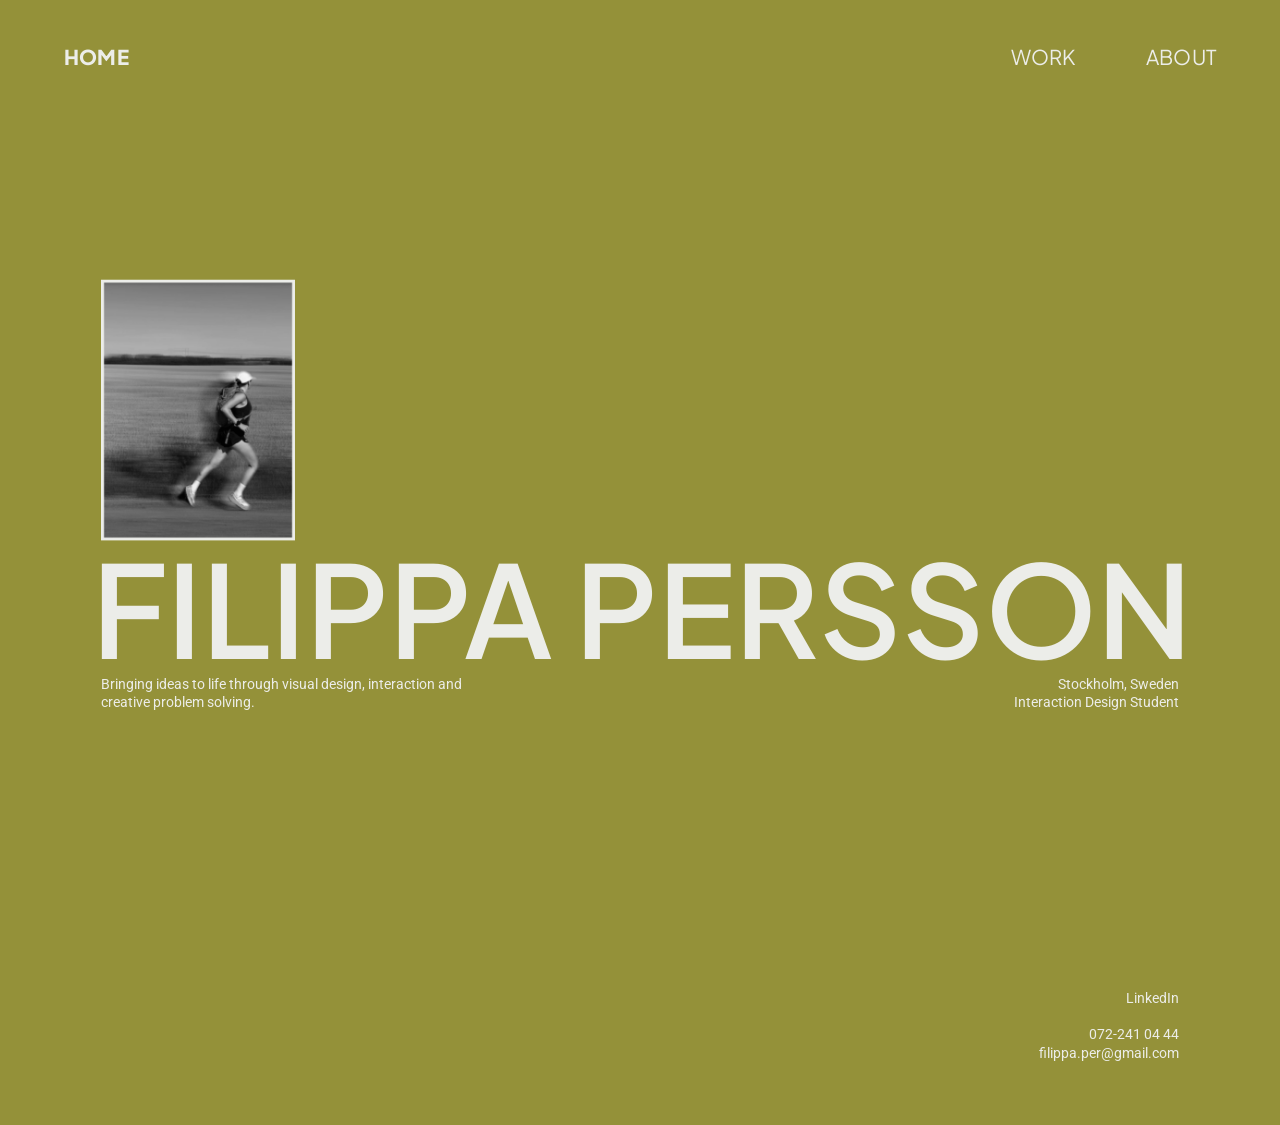
<file: index.html>
<!DOCTYPE html>
<html lang="sv">
<head>
<meta name="theme-color" content="#949139">
<meta charset="UTF-8">
<meta name="viewport" content="width=device-width, initial-scale=1">
<title>Filippa Persson</title>
<link rel="preconnect" href="https://fonts.googleapis.com">
<link rel="preconnect" href="https://fonts.gstatic.com" crossorigin>
<link href="https://fonts.googleapis.com/css2?family=Plus+Jakarta+Sans:wght@500;600;700;800&family=Roboto:wght@300;400;500&display=swap" rel="stylesheet">
<link rel="stylesheet" href="style.css">
<style>
  :root { --nav-color: #ECEDE9; }

  /* Navbaren (layout, vikt, aktiv länk) styrs av style.css och är lika på alla sidor. */


  /* =====================================================================
     FÄRGER OCH TYPSNITT
     ===================================================================== */
  :root {
    --bg: #949139;
    --text: #ECEDE9;
    --heading-font: "Plus Jakarta Sans", sans-serif;
    --body-font: "Roboto", sans-serif;
    --content-left: 7.9vw;   /* vänster/höger marginal för innehållet */
    --hero-pad: max(var(--content-left), calc((100vw - 140vh) / 2));
  }

  /* ---------- Global typografi ---------- */
  html, body {
    margin: 0;
    background: var(--bg);
    color: var(--text);
    font-family: var(--body-font);
    font-weight: 400;
  }

  /* ---------- Hero ---------- */
  .hero {
    position: relative;
    min-height: 100vh;
    min-height: 100dvh;
    display: flex;
    flex-direction: column;
    justify-content: center;
    padding: 18vh var(--hero-pad) 8vh;
    margin-bottom: 25vh;
  }

  .hero__photo-wrap {
    width: 25vw;            /* startvärde, justeras av scriptet */
    overflow: hidden;
  }

  .hero__photo {
    display: block;
    width: 100%;            /* justeras av scriptet */
    max-width: none;
    height: auto;
  }

  .hero__name {
    margin: 1.4vh 0 0;
    font-family: var(--heading-font);
    font-weight: 600;
    font-size: 10vw;            /* startvärde, justeras av scriptet */
    line-height: 0.85;
    text-transform: uppercase;
    white-space: nowrap;
    letter-spacing: 0;
    color: var(--text);
  }

  .hero__meta {
    display: flex;
    justify-content: space-between;
    align-items: flex-start;
    gap: 2rem;
    margin-top: 1.4vh;
    font-family: var(--body-font);
    font-weight: 400;
    font-size: clamp(0.7rem, 1.1vw, 1.05rem);
    line-height: 1.3;
  }

  .hero__meta p { margin: 0; }
  .hero__meta p:last-child { text-align: right; }

  /* ---------- Kontakt ---------- */
  .hero__contact {
    position: absolute;
    right: var(--hero-pad);
    bottom: -18vh;
    text-align: right;
    font-family: var(--body-font);
    font-weight: 400;
    font-size: clamp(0.7rem, 1.1vw, 1.05rem);
    line-height: 1.3;
  }

  .hero__contact p { margin: 0; }
  .hero__contact p + p { margin-top: 1.3em; }

  .hero__contact a {
    color: inherit;
    text-decoration: none;
    transition: opacity 0.2s;
  }

  .hero__contact a:hover { opacity: 0.6; }

  /* Rubrikerna "Phone" och "Mail" visas bara på mobil */
  .contact__label { display: none; }


  /* ---------- Telefonnummer: klick kopierar numret ---------- */
  .phone { position: relative; display: inline-block; }

  .phone__btn {
    padding: 0;
    border: 0;
    background: none;
    color: inherit;
    font: inherit;
    cursor: pointer;
    transition: opacity 0.2s;
  }

  .phone__btn:hover { opacity: 0.6; }

  .phone__btn:focus-visible {
    outline: 2px solid var(--text);
    outline-offset: 4px;
  }

  /* Feedback som visas en kort stund efter kopiering */
  .phone__toast {
    position: absolute;
    right: 0;
    bottom: calc(100% + 0.6em);
    z-index: 5;
    padding: 0.45em 1em;
    background: var(--text);
    color: #000;
    text-align: left;
    white-space: nowrap;
    box-shadow: 0 4px 14px rgba(0, 0, 0, 0.18);
    opacity: 0;
    transform: translateY(4px);
    pointer-events: none;
    transition: opacity 0.2s, transform 0.2s;
  }

  .phone__toast.is-visible {
    opacity: 1;
    transform: translateY(0);
  }

  /* ---------- Mobil ----------
     Bild + namn + beskrivning nära mitten av första skärmen,
     kontakten ligger under skärmkanten och syns när man scrollar. */
  @media (max-width: 600px) {
    .hero {
      justify-content: flex-start;
      min-height: 0;
      padding-top: 36vh;       /* var 32vh, högre tal = innehållet längre ner */
      padding-bottom: 12vh;
      margin-bottom: 0;
    }

    /* Bara beskrivningen visas; "Stockholm, Sweden..." döljs */
    .hero__meta { flex-direction: column; gap: 0; }
    .hero__meta p:first-child { font-size: clamp(0.62rem, 2.6vw, 1rem); }
    .hero__meta p:last-child { display: none; }

    /* Kontaktblocket: långt ner (utanför första skärmen), högerjusterat */
    .hero__contact {
      position: static;
      align-self: flex-end;
      margin-top: 45vh;        /* högre tal = längre ner, mer scroll */
      padding-top: 0;
      text-align: right;
      font-size: clamp(0.8rem, 3.3vw, 1.15rem);
    }

    .hero__contact br { display: none; }
    .hero__contact a,
    .phone__btn { font-weight: 500; }

    .contact__label {
      display: block;
      font-weight: 300;
    }
    .contact__label--mail { margin-top: 1.3em; }

    .phone__toast { right: 0; }
  }

</style>
</head>
<body>

  <nav class="nav" aria-label="Huvudmeny">
    <a href="index.html" aria-current="page">Home</a>
    <div class="nav__right">
      <a href="work.html">Work</a>
      <a href="about.html">About</a>
    </div>
  </nav>

  <header class="hero" id="home">
    <div class="hero__photo-wrap">
      <img
        class="hero__photo"
        src="Springer.png"
        alt="Filippa Persson"
        decoding="async"
        fetchpriority="high"
      >
    </div>

    <h1 class="hero__name" id="heroName">Filippa Persson</h1>

    <div class="hero__meta">
      <p>Bringing ideas to life through visual design, interaction and<br>creative problem solving.</p>
      <p>Stockholm, Sweden<br>Interaction Design Student</p>
    </div>

    <address class="hero__contact" style="font-style: normal;">
      <p><a href="https://www.linkedin.com/in/persson-filippa" target="_blank" rel="noopener">LinkedIn</a></p>
      <p>
        <span class="contact__label">Phone</span>
        <span class="phone">
          <button class="phone__btn" id="phoneBtn" type="button" title="Klicka för att kopiera" aria-label="Kopiera telefonnumret 072-241 04 44">072-241 04 44</button>
          <span class="phone__toast" id="phoneToast" role="status" aria-live="polite">Telefonnumret kopierades</span>
        </span><br>
        <span class="contact__label contact__label--mail">Mail</span>
        <a href="mailto:filippa.per@gmail.com">filippa.per@gmail.com</a>
      </p>
    </address>
  </header>


  <script>
    const nameEl  = document.getElementById('heroName');
    const photoEl = document.querySelector('.hero__photo');
    const wrapEl  = document.querySelector('.hero__photo-wrap');
    const hero    = document.querySelector('.hero');
    const ctx     = document.createElement('canvas').getContext('2d');

    let frame = null;

    // Söker av en nedskalad kopia (max 300 px) i stället för hela bilden,
    // så att det går på millisekunder även med en stor PNG.
    function findFrame() {
      const nw = photoEl.naturalWidth, nh = photoEl.naturalHeight;
      if (!nw || !nh) return;
      try {
        const sc = Math.min(1, 300 / Math.max(nw, nh));
        const w = Math.max(1, Math.round(nw * sc)), h = Math.max(1, Math.round(nh * sc));
        const c = document.createElement('canvas');
        c.width = w; c.height = h;
        const g = c.getContext('2d', { willReadFrequently: true });
        g.drawImage(photoEl, 0, 0, w, h);
        const d = g.getImageData(0, 0, w, h).data;
        let x0 = w, y0 = h, x1 = -1, y1 = -1;
        for (let y = 0; y < h; y++) {
          for (let x = 0; x < w; x++) {
            if (d[(y * w + x) * 4 + 3] > 20) {
              if (x < x0) x0 = x;
              if (x > x1) x1 = x;
              if (y < y0) y0 = y;
              if (y > y1) y1 = y;
            }
          }
        }
        if (x1 >= x0 && y1 >= y0) {
          frame = { x: x0 / sc, y: y0 / sc, w: (x1 - x0 + 1) / sc, h: (y1 - y0 + 1) / sc };
        }
      } catch (e) {
        frame = null;
      }
    }

    function inkOf(text) {
      const m = ctx.measureText(text);
      return { left: m.actualBoundingBoxLeft, right: m.actualBoundingBoxRight,
               width: m.actualBoundingBoxLeft + m.actualBoundingBoxRight };
    }

    function layoutPhoto(targetW) {
      const nw = photoEl.naturalWidth, nh = photoEl.naturalHeight;
      if (!nw || !nh) { wrapEl.style.width = targetW + 'px'; return; }
      const f = frame || { x: 0, y: 0, w: nw, h: nh };
      const k = targetW / f.w;
      photoEl.style.width      = (nw * k) + 'px';
      photoEl.style.marginLeft = (-f.x * k) + 'px';
      photoEl.style.marginTop  = (-f.y * k) + 'px';
      wrapEl.style.width  = targetW + 'px';
      wrapEl.style.height = (f.h * k) + 'px';
    }

    function fitName() {
      const cs = getComputedStyle(hero);
      const avail = hero.clientWidth - parseFloat(cs.paddingLeft) - parseFloat(cs.paddingRight);

      const size = 200;
      ctx.font = `600 ${size}px "Plus Jakarta Sans", sans-serif`;

      const full  = inkOf(nameEl.textContent.trim().toUpperCase());
      const scale = avail / full.width;
      nameEl.style.fontSize = (size * scale) + 'px';
      nameEl.style.marginLeft = (full.left * scale) + 'px';

      layoutPhoto(inkOf('FILI').width * scale);
    }

    function onPhoto() { findFrame(); fitName(); }

    document.fonts.load('600 100px "Plus Jakarta Sans"').then(fitName);
    document.fonts.ready.then(fitName);
    if (photoEl.complete && photoEl.naturalWidth) onPhoto(); else photoEl.addEventListener('load', onPhoto, { once: true });
    window.addEventListener('resize', fitName);
    fitName();
  </script>

  <script>
    // Klick på telefonnumret kopierar det och visar en kort bekräftelse
    (function () {
      const btn   = document.getElementById('phoneBtn');
      const toast = document.getElementById('phoneToast');
      if (!btn || !toast) return;
      const number = btn.textContent.trim();
      let timer;

      function fallbackCopy(text) {
        const ta = document.createElement('textarea');
        ta.value = text;
        ta.setAttribute('readonly', '');
        ta.style.position = 'fixed';
        ta.style.opacity = '0';
        document.body.appendChild(ta);
        ta.select();
        let ok = false;
        try { ok = document.execCommand('copy'); } catch (e) {}
        document.body.removeChild(ta);
        return ok;
      }

      function show(msg) {
        toast.textContent = msg;
        toast.classList.add('is-visible');
        clearTimeout(timer);
        timer = setTimeout(() => toast.classList.remove('is-visible'), 2000);
      }

      btn.addEventListener('click', async () => {
        let ok = false;
        try {
          await navigator.clipboard.writeText(number);
          ok = true;
        } catch (e) {
          ok = fallbackCopy(number);
        }
        show(ok ? 'Telefonnumret kopierades' : 'Kunde inte kopiera, markera numret manuellt');
      });
    })();
  </script>

  <script src="cursor.js"></script>

</body>
</html>
</file>
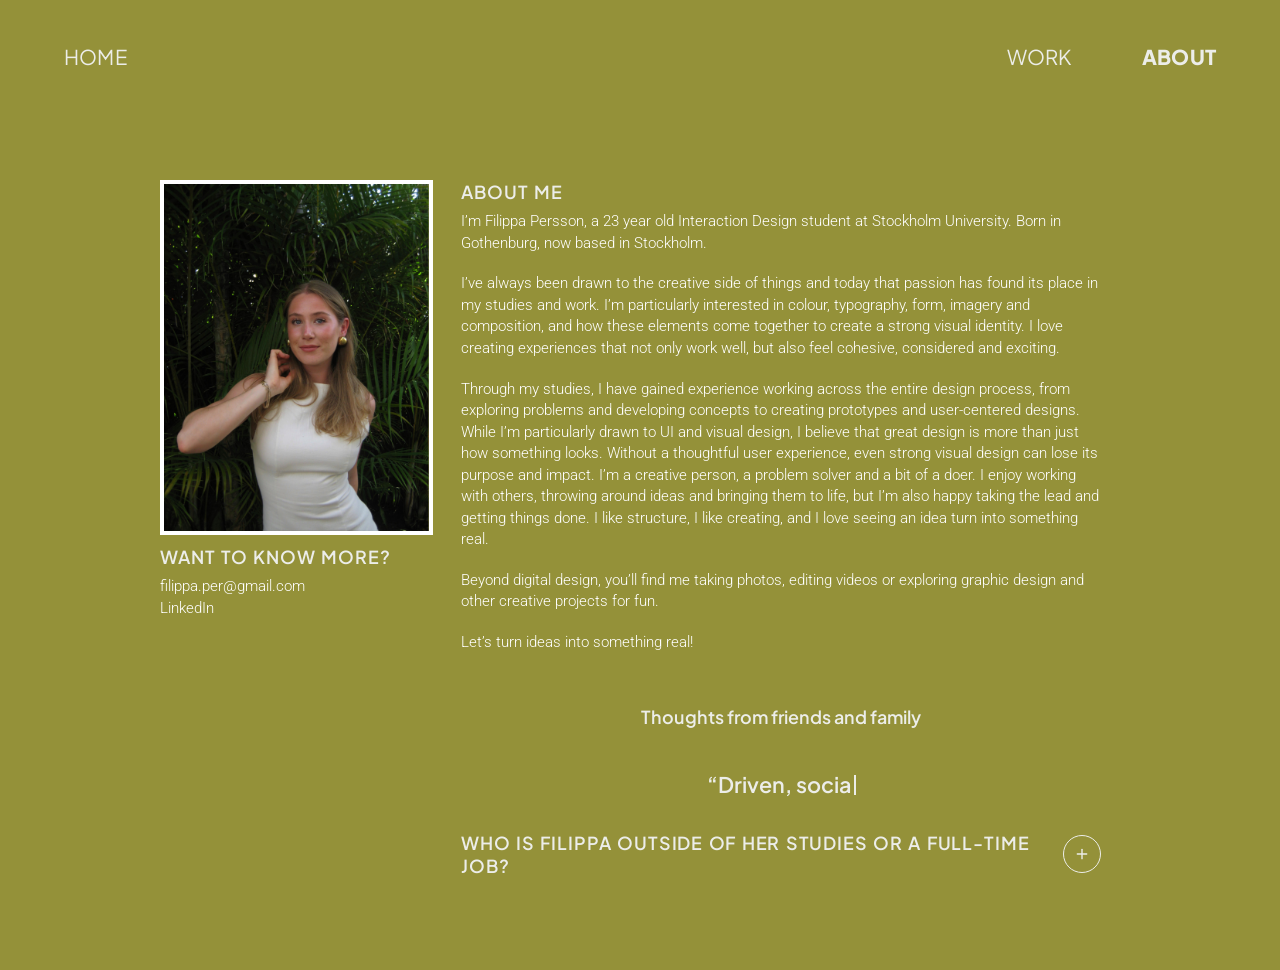
<file: about.html>
<!DOCTYPE html>
<html lang="sv">

<head>
  <meta charset="UTF-8">
  <meta name="viewport" content="width=device-width, initial-scale=1">
  <meta name="theme-color" content="#949139">

  <title>About – Filippa Persson</title>


  <!-- Google Fonts -->
  <link rel="preconnect" href="https://fonts.googleapis.com">
  <link rel="preconnect" href="https://fonts.gstatic.com" crossorigin>

  <link
    href="https://fonts.googleapis.com/css2?family=Cormorant+Garamond:ital,wght@0,300..700;1,300..700&family=Lora:ital,wght@1,600&family=Plus+Jakarta+Sans:ital,wght@0,200..800;1,200..800&family=Roboto:ital,wght@0,300;0,400;0,500;1,300;1,500&display=swap"
    rel="stylesheet"
  >

  <link rel="stylesheet" href="style.css">

  <style>
  :root { --nav-color: #ECEDE9; }

  /* Navbaren (layout, vikt, aktiv länk) styrs av style.css och är lika på alla sidor. */

    :root {
      --bg: #949139;                      /* bakgrund (grön) */
      --heading: #ECEDE9;                 /* About me + Want to know more? */
      --about-text: #ffffff;              /* brödtext */
      --frame: #ffffff;                   /* ram runt bilden */
      --heading-font: var(--sans-heavy);  /* Plus Jakarta Sans, definieras i style.css */
      --heading-weight: 600;              /* vikt på rubrikerna (var 600) */
    }

    body {
      background: var(--bg);
    }

    /* =========================
       LAYOUT
       Vänster: bild + Contact. Höger: About me-texten.
    ========================= */

    .about {
      display: grid;
      grid-template-columns: minmax(0, 0.415fr) minmax(0, 1fr);
      grid-template-rows: auto 1fr;
      grid-template-areas:
        "photo   text"
        "contact text";
      column-gap: 2.9%;
      align-items: start;

      width: min(75vw, 68.75rem);
      margin: 0 auto;
      padding: 20vh 0 10vh;

      font-family: "Roboto", "Helvetica Neue", Arial, sans-serif;
    }

    /* =========================
       BILD
    ========================= */

    /* Ramen sitter på wrappern och följer därmed själva fotot:
       scriptet längst ner beskär bort ev. genomskinlig kant i PNG-filen. */
    .about__photo-wrap {
      grid-area: photo;
      position: relative;
      width: 100%;
      aspect-ratio: 256 / 332;
      border: 4px solid var(--frame);   /* vit ram, stroke 4 */
      background: rgba(255, 255, 255, 0.14);   /* platshållare medan bilden hämtas */
      overflow: hidden;

      /* ---- Justera beskärningen av fotot i ramen ----
         --photo-x : 0 = visa vänsterkanten, 50 = mitten, 100 = högerkanten
         --photo-y : 0 = visa överkanten,   50 = mitten, 100 = nederkanten
         --photo-zoom : 1 = fyller ramen precis, 1.2 = 20 % inzoomad osv. */
      --photo-x: 50;
      --photo-y: 50;
      --photo-zoom: 1;
    }

    .about__photo {
      position: absolute;
      top: 0;
      left: 0;
      display: block;
      max-width: none;
      width: 100%;
      height: 100%;
      object-fit: cover;                /* fyller ramen direkt, utan att vänta på script */
      object-position: calc(var(--photo-x) * 1%) calc(var(--photo-y) * 1%);
    }

    /* =========================
       CONTACT ("Want to know more?")
       Rubriken = samma stil som "About me".
       Länkarna = samma stil som brödtexten.
    ========================= */

    .about__contact {
      grid-area: contact;
      margin-top: 0.65rem;              /* var 0.8rem, en aning närmare bilden */
    }

    .about__contact-title {
      text-transform: uppercase;
      letter-spacing: 0.05em;   /* luft mellan bokstäverna i versaler */
      word-spacing: 0.08em;     /* luft mellan orden så att de inte smälter ihop */
      margin: 0 0 0.5rem;
      color: var(--heading);
      font-family: var(--heading-font);
      font-weight: var(--heading-weight);
      font-size: clamp(1.05rem, 1.4vw, 1.3rem);
      line-height: 1.3;
    }

    .about__contact a {
      display: block;
      width: max-content;
      max-width: 100%;
      color: var(--about-text);
      font-family: "Roboto", "Helvetica Neue", Arial, sans-serif;
      font-weight: 300;
      font-size: clamp(0.95rem, 1.2vw, 1.15rem);
      line-height: 1.4;
      text-decoration: none;
      transition: opacity .2s ease;
    }

    .about__contact a:hover,
    .about__contact a:focus-visible {
      opacity: .55;
    }

    .about__contact a:focus-visible {
      outline: 2px solid var(--heading);
      outline-offset: 3px;
    }

    /* =========================
       TEXT
    ========================= */

    .about__text {
      grid-area: text;
    }

    .about__heading {
      text-transform: uppercase;
      letter-spacing: 0.05em;   /* luft mellan bokstäverna i versaler */
      word-spacing: 0.08em;     /* luft mellan orden så att de inte smälter ihop */
      margin: 0 0 0.5rem;
      color: var(--heading);
      font-family: var(--heading-font);
      font-weight: var(--heading-weight);
      font-size: clamp(1.05rem, 1.4vw, 1.3rem);
      line-height: 1.3;
    }

    .about__text p {
      margin: 0 0 1.25em;
      max-width: 40rem;
      color: var(--about-text);
      font-weight: 300;
      font-size: clamp(0.95rem, 1.2vw, 1.15rem);
      line-height: 1.4;
    }

    /* =========================
       "WHO IS FILIPPA OUTSIDE ...": rubrik med knapp, texten fälls ner
    ========================= */

    .about__more {
      margin-top: 2.6rem;
      max-width: 40rem;
      border-top: 1px solid rgba(236, 237, 233, 0.45);
    }

    a.about__more { text-decoration: none; }

    .about__more-toggle {
      text-transform: uppercase;
      letter-spacing: 0.05em;   /* luft mellan bokstäverna i versaler */
      word-spacing: 0.08em;     /* luft mellan orden så att de inte smälter ihop */
      display: flex;
      justify-content: space-between;
      align-items: center;
      gap: 1.2rem;
      width: 100%;
      margin: 0;
      padding: 1.1rem 0 0.2rem;
      border: 0;
      background: none;
      color: var(--heading);
      font-family: var(--heading-font);
      font-weight: var(--heading-weight);
      font-size: clamp(1.05rem, 1.4vw, 1.3rem);
      line-height: 1.3;
      text-align: left;
      cursor: pointer;
    }

    .about__more-toggle:focus-visible {
      outline: 2px solid var(--heading);
      outline-offset: 4px;
    }

    /* Plus i en cirkel som blir ett kryss när texten är öppen */
    .about__more-icon {
      flex: none;
      display: grid;
      place-items: center;
      width: 2.4rem;
      height: 2.4rem;
      border: 1.5px solid var(--heading);
      border-radius: 50%;
      transition: background .2s ease, color .2s ease, transform .3s ease;
    }

    .about__more-icon svg {
      width: 14px;
      height: 14px;
      fill: none;
      stroke: currentColor;
      stroke-width: 2.4;
      stroke-linecap: round;
    }

    .about__more-toggle:hover .about__more-icon {
      background: var(--heading);
      color: var(--bg);
    }

    /* =========================
       CITAT: "Thoughts from friends and family" (skrivmaskin, tempot "Lugn")
    ========================= */

    .quotes {
      max-width: 40rem;            /* samma bredd som brödtexten, innehållet centreras i den */
      margin: 3.2rem 0 0;
      text-align: center;
    }

    .quotes__title {
      margin: 0 0 clamp(1.2rem, 3vw, 1.8rem);
      color: var(--heading);
      font-family: var(--heading-font);
      font-weight: var(--heading-weight);
      font-size: clamp(1.05rem, 1.4vw, 1.3rem);
      line-height: 1.3;
    }

    /* Alla citat ligger osynliga i samma ruta, så att höjden alltid räcker till det längsta
       och sidan inte hoppar när texten skrivs ut och suddas. */
    .quotes__stage {
      display: grid;
      justify-items: center;
      align-items: center;
      margin: 0 auto;
      cursor: pointer;
    }

    .quotes__stage > * { grid-area: 1 / 1; }

    /* .about__text framför: annars vinner brödtextens stil för p-element över citatets */
    .about__text .quotes__q,
    .about__text .quotes__ghost {
      margin: 0;
      max-width: none;
      color: var(--heading);
      font-family: var(--heading-font);
      font-weight: var(--heading-weight);
      font-size: clamp(1.05rem, 1.7vw, 1.35rem);
      line-height: 1.3;
    }

    .about__text .quotes__ghost { visibility: hidden; }

    .quotes__q::after {
      content: "";
      display: inline-block;
      width: 2px;
      height: .9em;
      margin-left: 3px;
      vertical-align: -.08em;
      background: var(--heading);
      animation: quotes-blink 1.1s steps(1) infinite;
    }

    @keyframes quotes-blink { 50% { opacity: 0; } }

    .quotes__stage:focus-visible {
      outline: 2px solid var(--heading);
      outline-offset: 8px;
    }

    .sr-only {
      position: absolute;
      width: 1px;
      height: 1px;
      overflow: hidden;
      clip: rect(0 0 0 0);
      white-space: nowrap;
    }

    @media (prefers-reduced-motion: reduce) { .quotes__q::after { animation: none; } }

    /* =========================
       HALVSKÄRM / SURFPLATTA
    ========================= */

    @media (max-width: 900px) {
      .about {
        width: 84vw;
      }
    }

    /* =========================
       HALVSKÄRM: bilden till höger, texten radbryter runt den
       och börjar på samma höjd som bildens överkant
    ========================= */

    @media (min-width: 520px) and (max-width: 900px) {
      .about {
        display: block;            /* släpper griden så texten kan flyta runt bilden */
        width: 84vw;
        padding: 16vh 0 8vh;
      }

      .about__photo-wrap {
        float: right;
        width: 40%;                /* bildens bredd, justera här */
        margin: 0 0 1.5rem 2rem;   /* luft mot texten (vänster) och under bilden */
      }

      .about__text p {
        max-width: none;           /* låt texten fylla hela bredden bredvid bilden */
      }

      .about__contact {
        clear: both;               /* Contact hamnar alltid under både text och bild */
        margin-top: 2rem;
      }
    }

    /* =========================
       MOBIL: bild, text, sist Contact
    ========================= */

    @media (max-width: 519px) {
      .about {
        grid-template-columns: 1fr;
        grid-template-rows: none;
        grid-template-areas:
          "photo"
          "text"
          "contact";
        row-gap: 2rem;
        width: 88vw;
        padding: 16vh 0 8vh;
      }

      .about__photo-wrap {
        width: min(100%, 22rem);
      }

      .about__contact {
        margin-top: 0;
      }
    }

    @media (prefers-reduced-motion: reduce) {
      .about__contact a,
      .about__more-icon { transition: none; }
    }
  </style>
</head>

<body>

  <!-- =========================
       NAVIGATION
  ========================= -->

  <nav class="nav" aria-label="Huvudmeny">
    <a href="index.html">Home</a>

    <div class="nav__right">
      <a href="work.html">Work</a>
      <a href="about.html" aria-current="page">About</a>
    </div>
  </nav>


  <!-- =========================
       ABOUT
  ========================= -->

  <main class="about">

    <div class="about__photo-wrap">
      <img
        class="about__photo"
        src="Portratt.png"
        alt="Porträtt av Filippa Persson"
      >
    </div>

    <section class="about__text">
      <h1 class="about__heading">About me</h1>

      <p>
        I’m Filippa Persson, a 23 year old Interaction Design student at
        Stockholm University. Born in Gothenburg, now based in Stockholm.
      </p>

      <p>
        I’ve always been drawn to the creative side of things and today
        that passion has found its place in my studies and work. I’m
        particularly interested in colour, typography, form, imagery
        and composition, and how these elements come together to create
        a strong visual identity. I love creating experiences that not
        only work well, but also feel cohesive, considered and exciting.
      </p>

      <p>
        Through my studies, I have gained experience working across the
        entire design process, from exploring problems and developing
        concepts to creating prototypes and user-centered designs. While
        I’m particularly drawn to UI and visual design, I believe that
        great design is more than just how something looks. Without a
        thoughtful user experience, even strong visual design can lose
        its purpose and impact. I’m a creative person, a problem solver
        and a bit of a doer. I enjoy working with others, throwing around
        ideas and bringing them to life, but I’m also happy taking the
        lead and getting things done. I like structure, I like creating,
        and I love seeing an idea turn into something real.
      </p>

      <p>
        Beyond digital design, you’ll find me taking photos, editing
        videos or exploring graphic design and other creative projects
        for fun.
      </p>

      <p>
        Let’s turn ideas into something real!
      </p>

  <section class="quotes" aria-labelledby="quotesTitle">
    <h2 class="quotes__title" id="quotesTitle">Thoughts from friends and family</h2>
    <div class="quotes__stage" id="quotesStage" role="button" tabindex="0" aria-label="Visa nästa citat">
      <p class="quotes__q" id="quotesQ" aria-hidden="true"></p>
    </div>
    <span class="sr-only" id="quotesSr" aria-live="polite"></span>
  </section>

      <a class="about__more about__more-toggle" href="outside.html">
        <span>Who is Filippa outside of her studies or a full-time job?</span>
        <span class="about__more-icon" aria-hidden="true">
          <svg viewBox="0 0 24 24"><line x1="12" y1="4" x2="12" y2="20"></line><line x1="4" y1="12" x2="20" y2="12"></line></svg>
        </span>
      </a>
    </section>

    <aside class="about__contact">
      <h2 class="about__contact-title">Want to know more?</h2>
      <a href="mailto:filippa.per@gmail.com">filippa.per@gmail.com</a>
      <a href="https://www.linkedin.com/in/persson-filippa" target="_blank" rel="noopener">LinkedIn</a>
    </aside>

  </main>


  <script>
    // Fyller ramen med själva fotot (utan genomskinlig kant i PNG-filen),
    // beskuret till ramens proportioner (256:332), centrerat.
    const wrapEl  = document.querySelector('.about__photo-wrap');
    const photoEl = document.querySelector('.about__photo');
    let frame = null;   // fotots område i bilden (i originalpixlar)

    // Söker av en nedskalad kopia (max 300 px) i stället för hela bilden,
    // så att beräkningen går på millisekunder även med en stor PNG.
    function findFrame() {
      const nw = photoEl.naturalWidth, nh = photoEl.naturalHeight;
      if (!nw || !nh) return;
      try {
        const s = Math.min(1, 300 / Math.max(nw, nh));
        const w = Math.max(1, Math.round(nw * s)), h = Math.max(1, Math.round(nh * s));
        const c = document.createElement('canvas');
        c.width = w; c.height = h;
        const g = c.getContext('2d', { willReadFrequently: true });
        g.drawImage(photoEl, 0, 0, w, h);
        const d = g.getImageData(0, 0, w, h).data;
        let x0 = w, y0 = h, x1 = -1, y1 = -1;
        for (let y = 0; y < h; y++) {
          for (let x = 0; x < w; x++) {
            if (d[(y * w + x) * 4 + 3] > 20) {
              if (x < x0) x0 = x;
              if (x > x1) x1 = x;
              if (y < y0) y0 = y;
              if (y > y1) y1 = y;
            }
          }
        }
        if (x1 >= x0 && y1 >= y0) {
          frame = {
            x: x0 / s, y: y0 / s,
            w: (x1 - x0 + 1) / s, h: (y1 - y0 + 1) / s
          };
        }
      } catch (e) {
        frame = null;   // t.ex. om sidan öppnas direkt som fil: visa hela bilden
      }
    }

    function layoutPhoto() {
      const nw = photoEl.naturalWidth, nh = photoEl.naturalHeight;
      if (!nw || !nh) return;
      const cs   = getComputedStyle(wrapEl);
      const px   = (parseFloat(cs.getPropertyValue('--photo-x')) || 50) / 100;
      const py   = (parseFloat(cs.getPropertyValue('--photo-y')) || 50) / 100;
      const zoom = Math.max(1, parseFloat(cs.getPropertyValue('--photo-zoom')) || 1);

      // Har bilden ingen tom kant och ingen zoom räcker CSS (object-fit: cover):
      // då hoppar ingenting till när scriptet körts.
      const m = 0.012;
      const hasMargin = frame && (frame.x > nw * m || frame.y > nh * m ||
                                  nw - (frame.x + frame.w) > nw * m ||
                                  nh - (frame.y + frame.h) > nh * m);
      if (!hasMargin && zoom === 1) {
        photoEl.style.width = photoEl.style.height = '';
        photoEl.style.left = photoEl.style.top = '';
        return;
      }

      const f  = frame || { x: 0, y: 0, w: nw, h: nh };
      const bw = wrapEl.clientWidth, bh = wrapEl.clientHeight;   // innanför ramen
      const k = Math.max(bw / f.w, bh / f.h) * zoom;               // "cover" + zoom
      photoEl.style.objectFit = 'fill';
      photoEl.style.width  = (nw * k) + 'px';
      photoEl.style.height = (nh * k) + 'px';
      photoEl.style.left   = (-f.x * k + (bw - f.w * k) * px) + 'px';
      photoEl.style.top    = (-f.y * k + (bh - f.h * k) * py) + 'px';
    }

    function onPhoto() {
      findFrame();
      layoutPhoto();
      photoEl.classList.add('is-ready');   // visa först när bilden är på plats
    }

    // Så fort bilden är avkodad och klar
    if (photoEl.complete && photoEl.naturalWidth) {
      onPhoto();
    } else {
      photoEl.addEventListener('load', onPhoto, { once: true });
    }
    new ResizeObserver(layoutPhoto).observe(wrapEl);
    window.addEventListener('resize', layoutPhoto);
  </script>


  <script>
    // Citat som skrivs ut bokstav för bokstav, tempot "Lugn". Klick eller Enter hoppar till nästa.
    (function () {
      const Q = [
        '“Driven, social and creative”',
        '“Energetic, outgoing, hardworking and helpful”',
        '“Goal-oriented and always happy to support others in reaching their goals”',
        '“Organized”',
        '“Creative, driven, solution-oriented and ambitious”',
        '“Positive and happy”',
        '“Juggling many things at once”',
        '“Open to trying new things and taking on challenges”'
      ];
      const TYPE = 95, HOLD = 3600, ERASE = 30;   // ms per tecken, väntetid, ms per tecken vid radering

      const stage = document.getElementById('quotesStage');
      const out   = document.getElementById('quotesQ');
      const sr    = document.getElementById('quotesSr');
      if (!stage || !out) return;

      // Osynliga kopior reserverar höjden för det längsta citatet
      Q.forEach(t => {
        const g = document.createElement('p');
        g.className = 'quotes__ghost';
        g.setAttribute('aria-hidden', 'true');
        g.textContent = t;
        stage.appendChild(g);
      });

      const reduce = window.matchMedia('(prefers-reduced-motion: reduce)').matches;
      let n = 0, pos = 0, phase = 'type', timer = null;

      function tick() {
        const s = Q[n];
        if (phase === 'type') {
          pos++;
          out.textContent = s.slice(0, pos);
          if (pos >= s.length) { phase = 'hold'; sr.textContent = s; timer = setTimeout(tick, HOLD); return; }
          timer = setTimeout(tick, TYPE);
        } else if (phase === 'hold') {
          phase = 'erase';
          timer = setTimeout(tick, 20);
        } else {
          pos--;
          out.textContent = s.slice(0, Math.max(pos, 0));
          if (pos <= 0) { phase = 'type'; pos = 0; n = (n + 1) % Q.length; timer = setTimeout(tick, 500); return; }
          timer = setTimeout(tick, ERASE);
        }
      }

      function next() {
        if (reduce) { n = (n + 1) % Q.length; out.textContent = Q[n]; sr.textContent = Q[n]; return; }
        clearTimeout(timer);
        n = (n + 1) % Q.length;
        pos = 0; phase = 'type'; out.textContent = '';
        tick();
      }

      stage.addEventListener('click', next);
      stage.addEventListener('keydown', e => {
        if (e.key === 'Enter' || e.key === ' ') { e.preventDefault(); next(); }
      });

      if (reduce) { out.textContent = Q[0]; sr.textContent = Q[0]; return; }

      // Börjar skriva först när sektionen syns, så att man ser början på första citatet
      let started = false;
      function start() { if (!started) { started = true; tick(); } }
      if ('IntersectionObserver' in window) {
        new IntersectionObserver((entries, obs) => {
          if (entries.some(e => e.isIntersecting)) { start(); obs.disconnect(); }
        }, { threshold: 0.4 }).observe(stage);
      } else {
        start();
      }
    })();
  </script>

  <script src="cursor.js"></script>

</body>
</html>
</file>
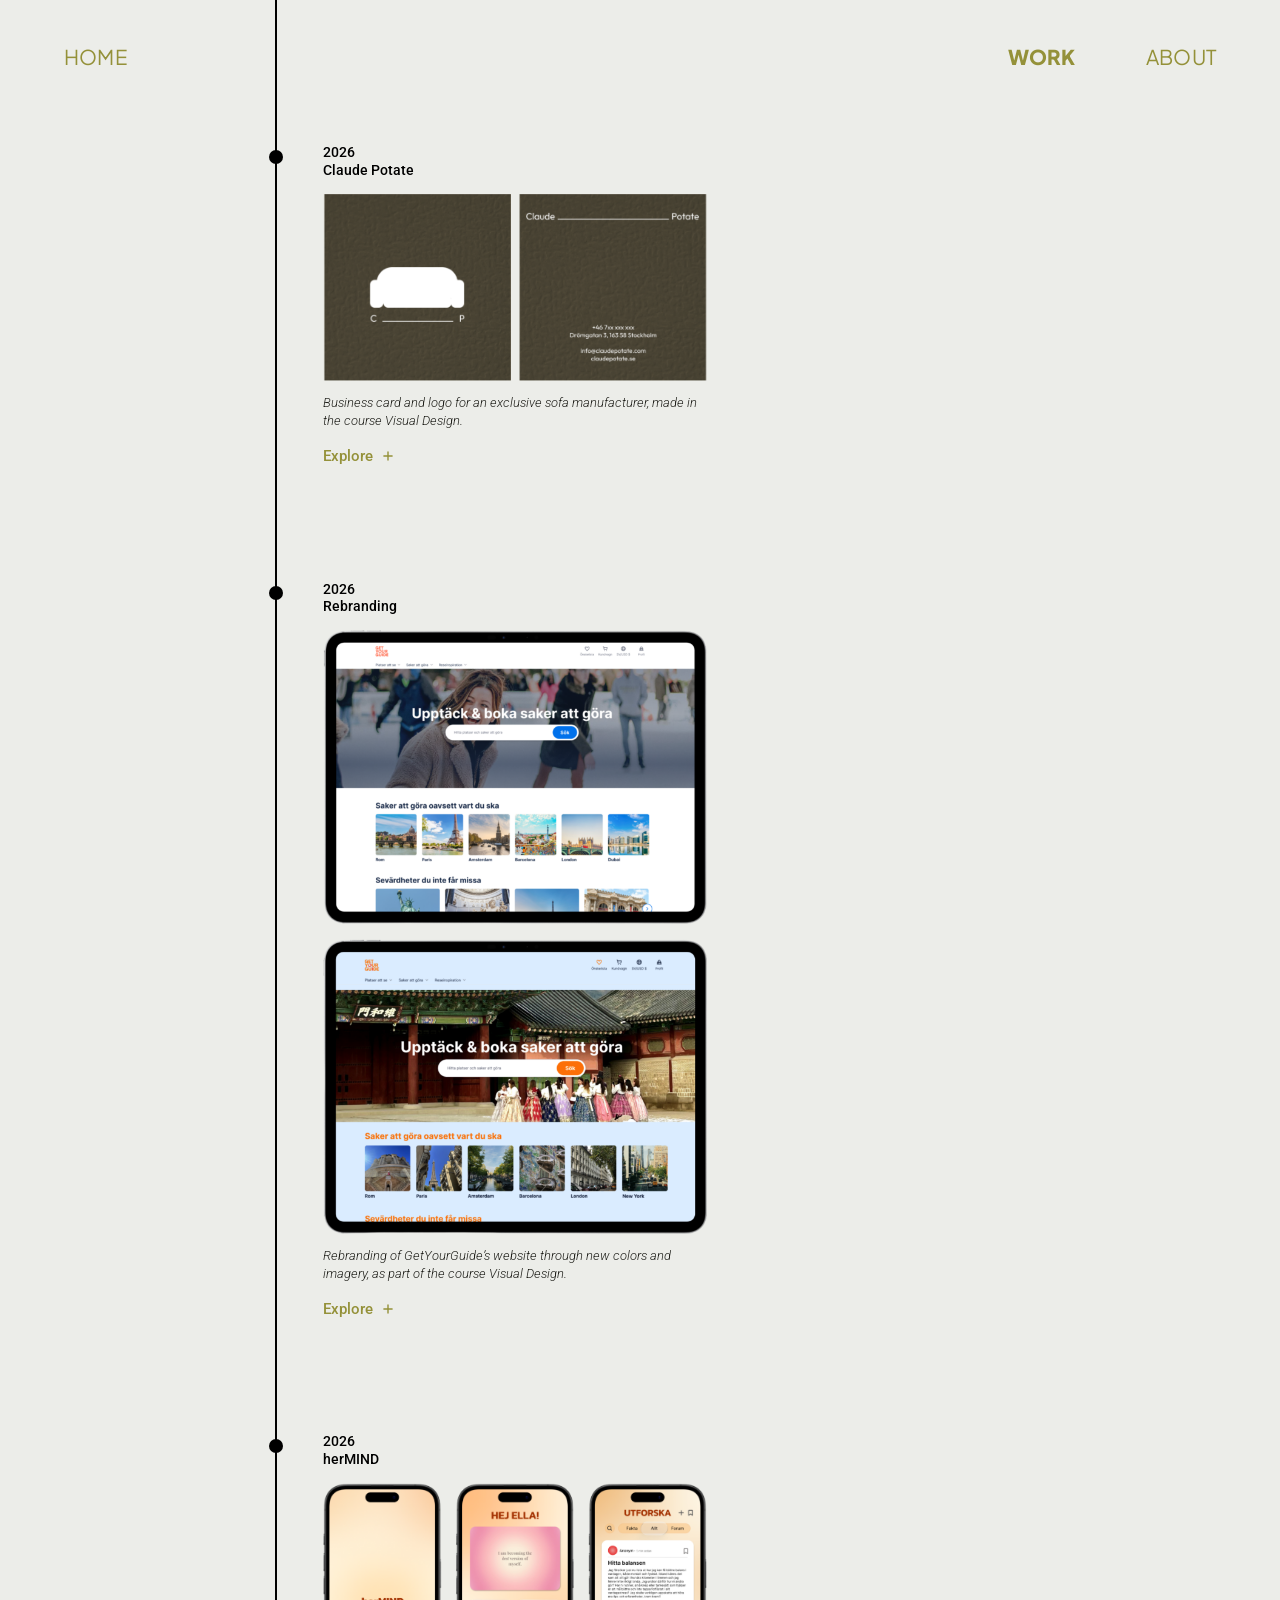
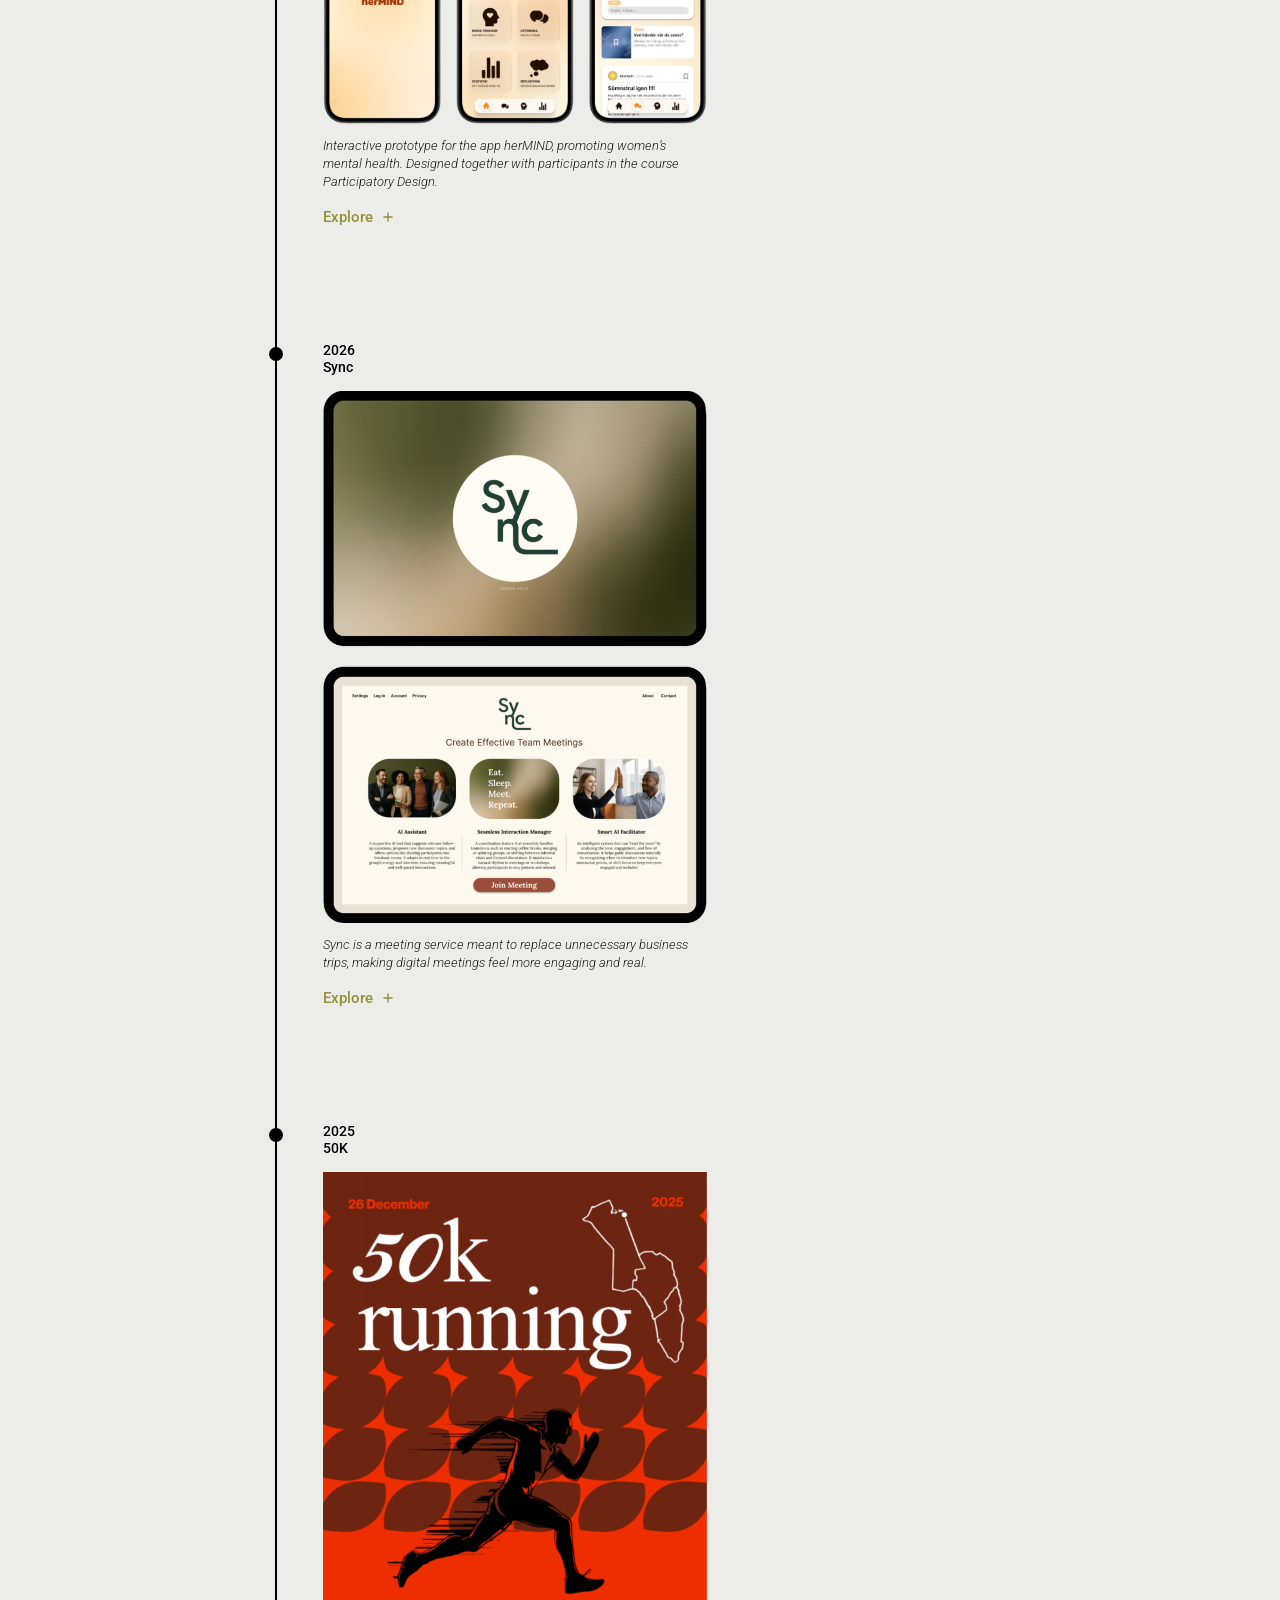
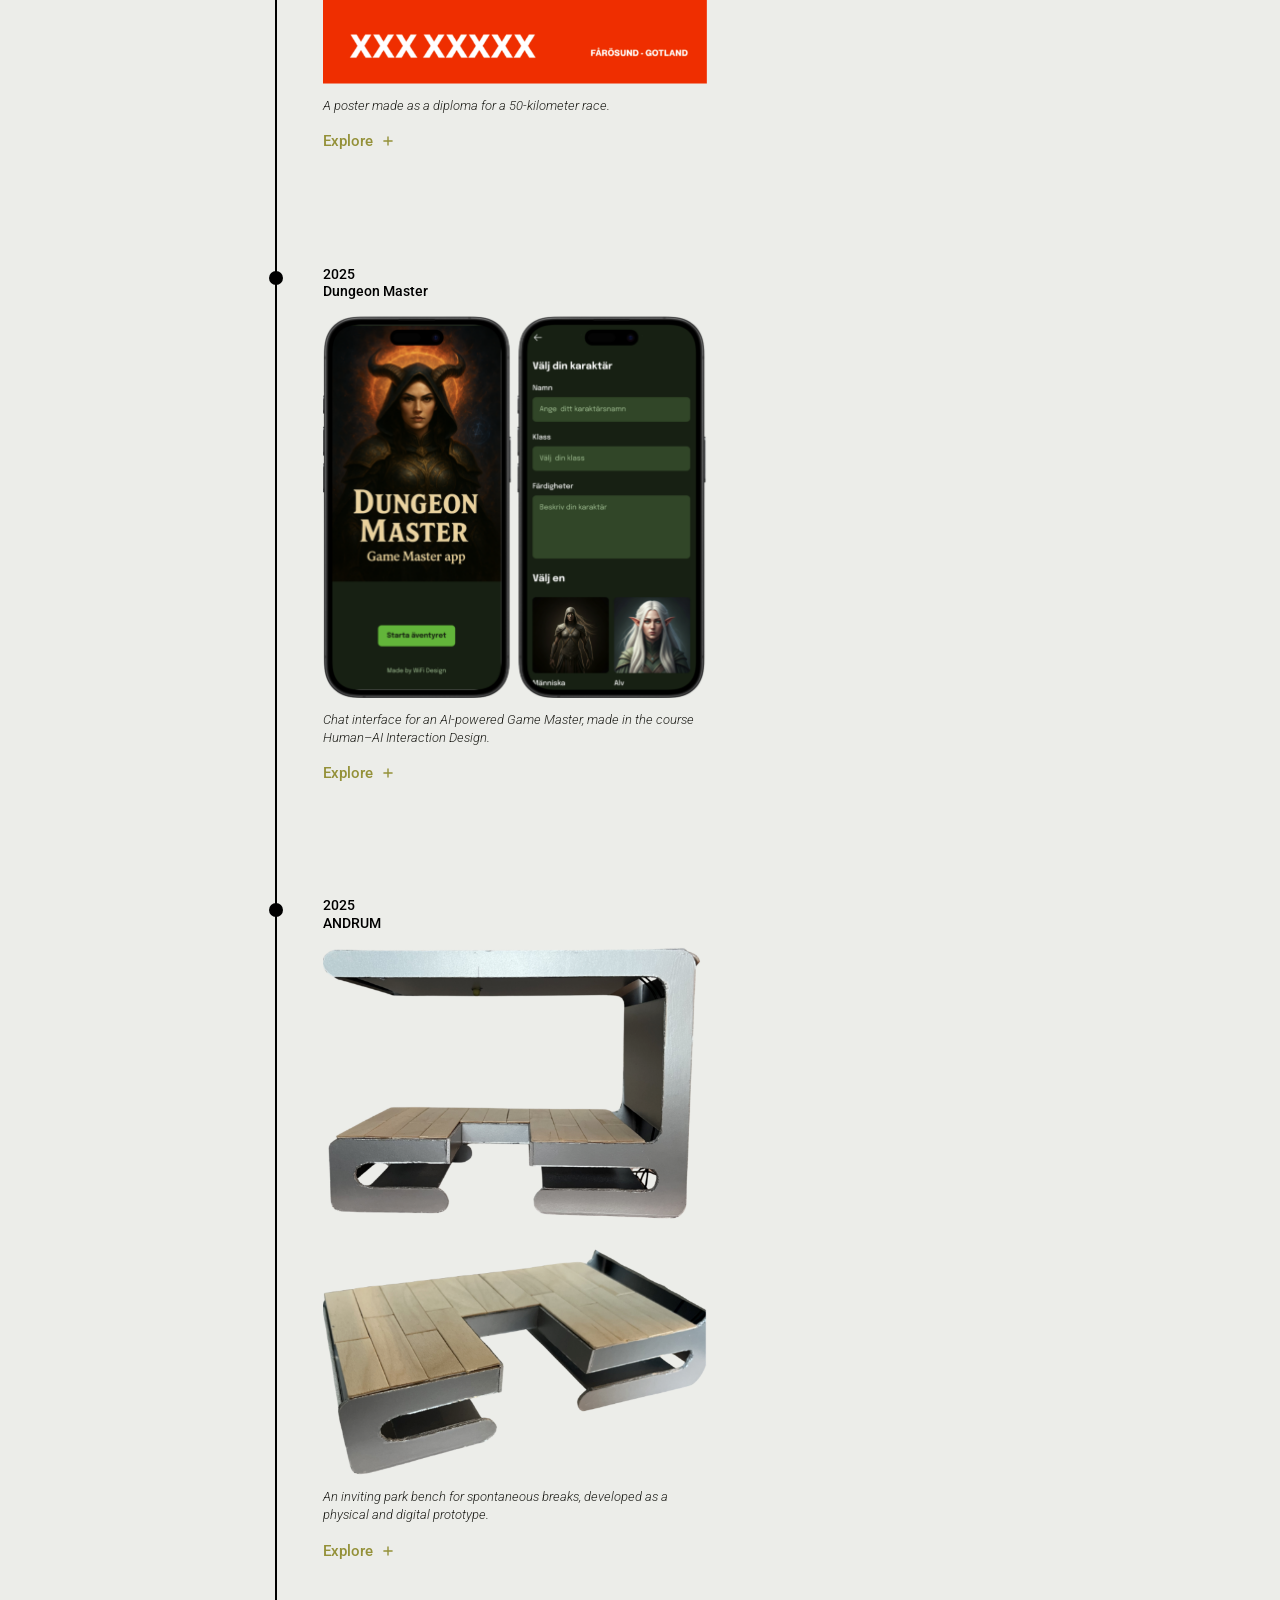
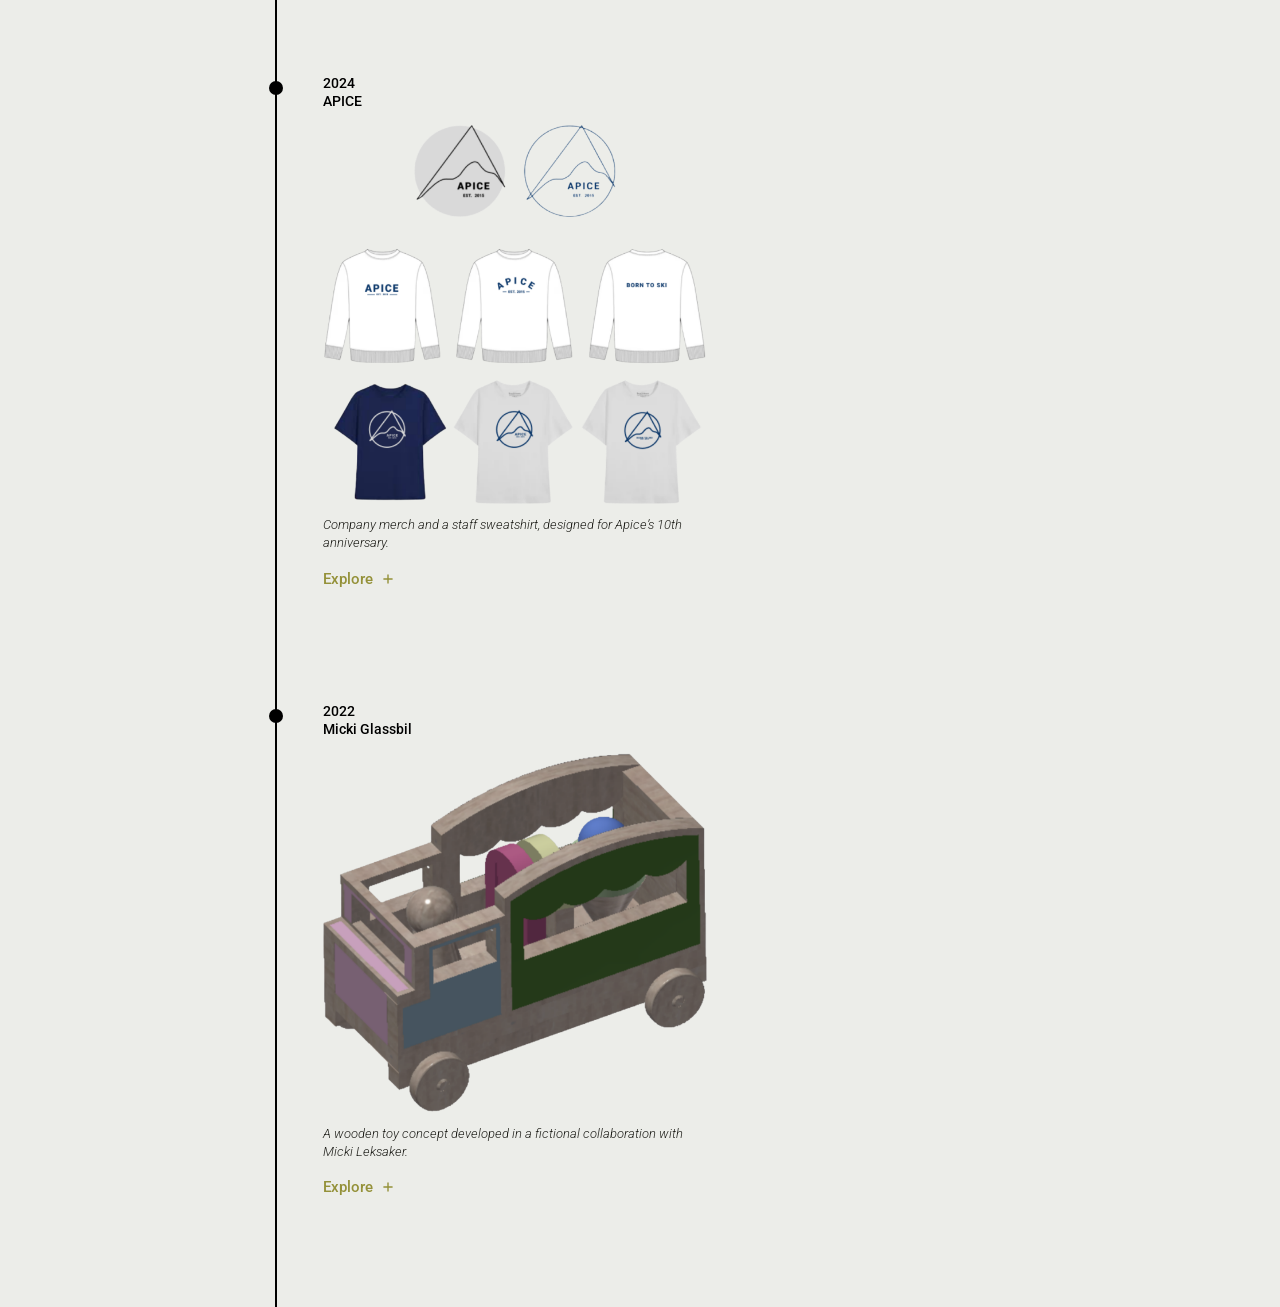
<file: work.html>
<!DOCTYPE html>
<html lang="sv">

<head>
  <meta charset="UTF-8">
  <meta name="viewport" content="width=device-width, initial-scale=1">
  <meta name="theme-color" content="#815823">

  <title>Work – Filippa Persson</title>



  <!-- Google Fonts -->
  <link rel="preconnect" href="https://fonts.googleapis.com">
  <link rel="preconnect" href="https://fonts.gstatic.com" crossorigin>

  <link
    href="https://fonts.googleapis.com/css2?family=Cormorant+Garamond:ital,wght@0,300..700;1,300..700&family=Lora:ital,wght@1,600&family=Plus+Jakarta+Sans:wght@500;600;700;800&family=Roboto:ital,wght@0,300;0,400;0,500;1,300;1,500&display=swap"
    rel="stylesheet"
  >

  <link rel="stylesheet" href="style.css">

  <style>
    :root { --nav-color: #949139; }

    /* Navbaren (layout, vikt, aktiv länk) styrs av style.css och är lika på alla sidor. */

    :root {
      --green: #949139;            /* tidslinjens färg */
      --work-text: #1f1f1a;
      --name-color: #000;
      --content-gap: clamp(1.8rem, 3.6vw, 3.4rem);  /* avstånd mellan linjen och innehållet */
      /* Tidslinjen ligger halvvägs mellan "Home" och det läge där linje + bild vore centrerade
         som grupp. På smala skärmar hålls den alltid minst 1 rem till höger om "Home"
         (--home-right mäts av scriptet längst ner). Projekten följer med ett fast avstånd. */
      --home-right: 6rem;
      --line-color: #000;          /* linjen och prickarna */
      --line-centered: max(calc(var(--home-right) + 1.5rem), calc(50% - (var(--content-gap) + var(--media-max)) / 2));
      --line-x: max(calc(var(--home-right) + 1rem), calc((var(--line-centered) + var(--home-right)) / 2));
      --dot-size: 14px;
      --media-max: 24rem;                         /* innehållets/bildens bredd, minska för mindre bilder */
    }

    html { scroll-behavior: smooth; }

    body { background: #ECEDE9; }

    /* =========================
       TIDSLINJE
    ========================= */

    .work {
      position: relative;
      padding: 16vh 0 12vh;
      min-height: 100vh;
    }

    /* Den gröna linjen, hela sidans höjd */
    .work::before {
      content: "";
      position: absolute;
      top: 0;
      bottom: 0;
      left: var(--line-x);
      width: 2px;
      background: var(--line-color);
      transform: translateX(-50%);
    }

    /* Innehållet ligger alltid ett fast avstånd (--content-gap) till höger om tidslinjen
       och är --media-max brett, så projekten följer med när linjen flyttas. */
    .item {
      position: relative;
      padding-left: calc(var(--line-x) + var(--content-gap));
      padding-right: max(6vw, calc(100% - var(--line-x) - var(--content-gap) - var(--media-max)));
      scroll-margin-top: 14vh;
    }

    .item + .item {
      margin-top: clamp(4rem, 9vw, 7rem);
    }

    /* Pricken på linjen */
    .item::before {
      content: "";
      position: absolute;
      left: var(--line-x);
      top: 0.35rem;
      width: var(--dot-size);
      height: var(--dot-size);
      border-radius: 50%;
      background: var(--line-color);
      transform: translateX(-50%);
    }

    .item__year,
    .item__title {
      margin: 0;
      color: #000;
      line-height: 1.3;
    }

    .item__year {
      font-weight: 500;
      font-size: clamp(0.85rem, 1.05vw, 0.95rem);
    }

    .item__title {
      font-weight: 500;
      font-size: clamp(0.85rem, 1.05vw, 0.95rem);
      margin-bottom: 0.9rem;
    }

    /* =========================
       BILD + KORT BESKRIVNING
    ========================= */

    .item__media {
      margin: 0;
    }

    .item__media img {
      display: block;
      width: 100%;
      height: auto;
    }

    .item__caption {
      margin: 0.8rem 0 0;
      color: var(--work-text);
      font-style: italic;
      font-weight: 300;
      font-size: clamp(0.8rem, 1vw, 0.9rem);
      line-height: 1.4;
    }

    /* =========================
       EXPLORE-KNAPP
       Ingen ram eller cirkel: grön text med ett plus bredvid. När texten är utfälld blir plus ett minus.
    ========================= */

    .item__toggle {
      display: inline-flex;
      align-items: center;
      gap: 0.55rem;
      margin: 0.9rem 0 0;
      padding: 0.2rem 0;
      border: 0;
      background: none;
      color: var(--green);
      font: inherit;
      font-weight: 500;
      font-size: 0.95rem;
      cursor: pointer;
      transition: color .2s ease;
    }

    .item__toggle:hover { color: #000; }

    .item__toggle:focus-visible {
      outline: 2px solid #000;
      outline-offset: 4px;
    }

    .item__toggle svg {
      width: 14px;
      height: 14px;
      fill: none;
      stroke: currentColor;
      stroke-width: 2.4;
      stroke-linecap: round;
    }

    /* det lodräta strecket försvinner => plus blir minus */
    .item__toggle .v {
      transform-origin: 12px 12px;
      transition: transform .3s ease;
    }

    .item__toggle[aria-expanded="true"] .v { transform: scaleY(0); }

    /* Close-knappen i panelen */
    .panel__close {
      display: inline-flex;
      align-items: center;
      gap: 0.5rem;
      padding: 0.45rem 1.1rem;
      border: 1px solid var(--green);
      border-radius: 999px;
      background: transparent;
      color: var(--green);
      font: inherit;
      font-weight: 500;
      font-size: 0.85rem;
      cursor: pointer;
      transition: background .2s ease, color .2s ease;
    }

    .panel__close:hover { background: var(--green); color: #fff; }

    .panel__close:focus-visible {
      outline: 2px solid #000;
      outline-offset: 4px;
    }

    /* =========================
       MOBIL / APP: beskrivningen fälls ut under knappen
    ========================= */

    .item__text { display: none; }

    @media (max-width: 740px), (max-width: 900px) and (pointer: fine), (max-width: 1100px) and (orientation: portrait), (max-height: 500px) and (orientation: landscape), (max-width: 1100px) and (pointer: coarse) and (orientation: portrait) {
      .item__text {
        display: grid;
        grid-template-rows: 0fr;
        visibility: hidden;
        transition: grid-template-rows .45s ease, visibility 0s linear .45s;
      }

      .item__text.is-open {
        grid-template-rows: 1fr;
        visibility: visible;
        transition: grid-template-rows .45s ease, visibility 0s;
      }

      .item__text-inner {
        min-height: 0;
        overflow: hidden;
      }

      .item__text-inner > p:first-child { margin-top: 1.4rem; }

      .item__text-inner p {
        margin: 0 0 1.2em;
        color: var(--work-text);
        font-weight: 300;
        font-size: clamp(0.9rem, 3.6vw, 1.05rem);
        line-height: 1.45;
      }

      .item__text-inner p:last-child { margin-bottom: 0; }

      .panel, .panel-shade { display: none; }
    }

    /* =========================
       PANEL FRÅN SIDAN
    ========================= */

    .panel-shade {
      position: fixed;
      inset: 0;
      z-index: 3000;
      background: rgba(0, 0, 0, 0.28);
      opacity: 0;
      visibility: hidden;
      transition: opacity .3s ease, visibility 0s linear .3s;
    }

    .panel {
      position: fixed;
      top: 0;
      right: 0;
      bottom: 0;
      z-index: 3001;
      width: min(32rem, 92vw);
      padding: clamp(1.4rem, 3vw, 2.2rem);
      overflow-y: auto;
      overscroll-behavior: contain;
      background: #ECEDE9;
      transform: translateX(102%);
      visibility: hidden;
      transition: transform .4s ease, visibility 0s linear .4s;
    }

    body.panel-open .panel-shade {
      opacity: 1;
      visibility: visible;
      transition: opacity .3s ease;
    }

    body.panel-open .panel {
      transform: none;
      visibility: visible;
      transition: transform .4s ease;
    }

    body.panel-open { overflow: hidden; }

    .panel__year {
      margin: 2rem 0 0;
      color: #000;
      font-weight: 500;
      font-size: clamp(0.85rem, 1.05vw, 0.95rem);
      line-height: 1.3;
    }

    .panel__title {
      margin: 0 0 1.4rem;
      color: #000;
      font-weight: 500;
      font-size: clamp(1.2rem, 2vw, 1.5rem);
      line-height: 1.25;
    }

    .panel__body p {
      margin: 0 0 1.2em;
      color: var(--work-text);
      font-weight: 300;
      font-size: clamp(0.9rem, 1.2vw, 1.05rem);
      line-height: 1.45;
    }

    .panel__body p:last-child { margin-bottom: 0; }

    /* =========================
       BACK TO TOP BUTTON
    ========================= */

    .scroll-to-top {
      position: fixed;
      bottom: 2rem;
      right: 2rem;
      width: 48px;
      height: 48px;
      border-radius: 50%;
      background-color: var(--green);
      color: #ffffff;
      border: none;
      cursor: pointer;
      display: flex;
      align-items: center;
      justify-content: center;
      opacity: 0;
      visibility: hidden;
      transition: opacity 0.3s ease, visibility 0.3s ease, transform 0.2s ease;
      z-index: 1000;
      padding: 0;
      box-shadow: 0 4px 12px rgba(0, 0, 0, 0.15);
    }

    .scroll-to-top.is-visible { opacity: 1; visibility: visible; }
    .scroll-to-top:hover { transform: translateY(-3px); opacity: 0.9; }
    .scroll-to-top:focus-visible { outline: 2px solid var(--work-text); outline-offset: 4px; }

    .scroll-to-top svg {
      width: 24px;
      height: 24px;
      fill: none;
      stroke: currentColor;
      stroke-width: 2.5;
      stroke-linecap: round;
      stroke-linejoin: round;
    }

    /* =========================
       RESPONSIVT
    ========================= */

    @media (max-width: 900px) {
      :root { --content-gap: 2.2rem; }
      .work { padding: 16vh 0 8vh; }
      .scroll-to-top { bottom: 1.5rem; right: 1.5rem; width: 42px; height: 42px; }
    }

    @media (prefers-reduced-motion: reduce) {
      html { scroll-behavior: auto; }
      .panel, .panel-shade, .item__text,
      .item__toggle, .item__toggle .v, .panel__close,
      .scroll-to-top { transition: none; }
    }
  </style>
</head>

<body>

  <!-- =========================
       NAVIGATION
  ========================= -->

  <nav class="nav" aria-label="Huvudmeny">
    <a href="index.html">Home</a>

    <div class="nav__right">
      <a href="work.html" aria-current="page">Work</a>
      <a href="about.html">About</a>
    </div>
  </nav>


  <!-- =========================
       WORK (tidslinje)
  ========================= -->

  <main class="work">

    <!-- 01 CLAUDE POTATE -->
    <article class="item" id="claude-potate">
      <p class="item__year">2026</p>
      <h2 class="item__title">Claude Potate</h2>
      <figure class="item__media">
        <img src="ClaudePotate.png?v=2" alt="Claude Potate">
      </figure>
      <p class="item__caption">Business card and logo for an exclusive sofa manufacturer, made in the course Visual Design.</p>
      <button class="item__toggle" type="button" aria-expanded="false">
        <span class="item__toggle-label">Explore</span>
        <svg viewBox="0 0 24 24" aria-hidden="true"><line class="v" x1="12" y1="5" x2="12" y2="19"></line><line x1="5" y1="12" x2="19" y2="12"></line></svg>
      </button>
      <div class="item__text" id="claude-potate-detail"><div class="item__text-inner">
            <p>
              A group project where we designed a business card and logo for
              the company Claude Potate. The challenge was to communicate the
              brand’s identity only through the visual expression, without
              directly writing out the profession or type of business.
            </p>
            <p>
              We worked with a dark color palette, high contrast and texture
              to create an exclusive and well-thought-out feeling. Through a
              clear typographic hierarchy, the logo is the main focus while
              the contact information has a more secondary role. To create
              symmetry and visual balance, the elements were centered. We
              also worked with visual symbolism, where the C and P look
              like they are “one”, connected by the thin line between them.
            </p>
            <p>
              The final result was a consistent and modern visual identity
              for Claude Potate, which is actually a manufacturer of exclusive
              sofas.
            </p>
          </div></div>
    </article>


    <!-- 02 REBRANDING (GET YOUR GUIDE) -->
    <article class="item" id="get-your-guide">
      <p class="item__year">2026</p>
      <h2 class="item__title">Rebranding</h2>
      <figure class="item__media">
        <img src="GetYourGuide.png" alt="Rebranding av Get Your Guide">
      </figure>
      <p class="item__caption">Rebranding of GetYourGuide’s website through new colors and imagery, as part of the course Visual Design.</p>
      <button class="item__toggle" type="button" aria-expanded="false">
        <span class="item__toggle-label">Explore</span>
        <svg viewBox="0 0 24 24" aria-hidden="true"><line class="v" x1="12" y1="5" x2="12" y2="19"></line><line x1="5" y1="12" x2="19" y2="12"></line></svg>
      </button>
      <div class="item__text" id="get-your-guide-detail"><div class="item__text-inner">
            <p>
              A group project where the focus was to explore the possibilities
              and limitations of colors and images.
            </p>
            <p>
              Starting from a platform of our choice, we chose to redesign
              GetYourGuide by only updating the color palette and visual style
              of the images to make it feel more inspiring and personal, without
              changing the layout or typography. The colors were chosen to
              inspire people to travel while also creating a harmonious
              experience for the user. We combined light blue and orange,
              where blue contributes to a feeling of safety and trust, while
              orange adds creativity and encouragement according to color
              psychology.
            </p>
            <p>
              For the visual style, we replaced well-edited advertising photos
              with more authentic and realistic images that users could have
              taken themselves. This makes the experience more relatable and shows
              what the destinations actually look like in real life.
            </p>
            <p>
              The final result was a visual improvement that replaces stiff
              advertising images with real travel inspiration, where color and
              images work together to create curiosity and engagement for the user.
            </p>
          </div></div>
    </article>


    <!-- 03 HERMIND -->
    <article class="item" id="hermind">
      <p class="item__year">2026</p>
      <h2 class="item__title">herMIND</h2>
      <figure class="item__media">
        <img src="HerMIND.png" alt="herMIND">
      </figure>
      <p class="item__caption">Interactive prototype for the app herMIND, promoting women’s mental health. Designed together with participants in the course Participatory Design.</p>
      <button class="item__toggle" type="button" aria-expanded="false">
        <span class="item__toggle-label">Explore</span>
        <svg viewBox="0 0 24 24" aria-hidden="true"><line class="v" x1="12" y1="5" x2="12" y2="19"></line><line x1="5" y1="12" x2="19" y2="12"></line></svg>
      </button>
      <div class="item__text" id="hermind-detail"><div class="item__text-inner">
            <p>
              A project within the course Participatory Design, based on the UN Sustainable Development Goals. As a group, we chose to focus on 3.4 (Ensure healthy lives and promote well-being for all at all ages) and 5.6 (Ensure universal access to sexual and reproductive health).
            </p>
            <p>
              Together with a participant group consisting of young women, we identified a clear lack of reliable and collected information about women’s mental health in a digital environment filled with uncertain information and paywalls. Together with the participants, we explored the need for a digital solution that is not based on the menstrual cycle, making it more inclusive for women who use contraceptives.
            </p>
            <p>
              Through a series of workshops and prototype tests, we developed the app prototype herMIND. The app combines science-based information with a mood tracker, statistics and a safe forum for sharing experiences. It was designed with a warm color palette to create a feeling of safety and comfort. The result was a concrete and interactive prototype that addresses an identified gap in the market without commercial barriers.
            </p>
            <p>
              The project also highlights the design decisions and trade-offs that can occur in participatory design when the user's wishes need to be balanced with the long-term usability of the system.
            </p>
          </div></div>
    </article>


    <!-- 04 SYNC -->
    <article class="item" id="sync">
      <p class="item__year">2026</p>
      <h2 class="item__title">Sync</h2>
      <figure class="item__media">
        <img src="Sync.png" alt="Sync">
      </figure>
      <p class="item__caption">Sync is a meeting service meant to replace unnecessary business trips, making digital meetings feel more engaging and real.</p>
      <button class="item__toggle" type="button" aria-expanded="false">
        <span class="item__toggle-label">Explore</span>
        <svg viewBox="0 0 24 24" aria-hidden="true"><line class="v" x1="12" y1="5" x2="12" y2="19"></line><line x1="5" y1="12" x2="19" y2="12"></line></svg>
      </button>
      <div class="item__text" id="sync-detail"><div class="item__text-inner">
            <p>
              To make digital meetings a more engaging and realistic alternative to short business trips, we developed the prototype for the service Sync. The solution aims to reduce the mental fatigue and cognitive load that often occur during video meetings by increasing engagement and supporting the social interaction within the group.
            </p>
            <p>
              The center of the service is an AI facilitator that analyzes the flow of the conversation in real time to detect when the energy is dropping or when the discussion gets stuck. Instead of taking over the meeting, the AI acts as a supportive tool that gives suggestions, such as starting a poll, creating smaller discussion groups, or reminding the group to take a much-needed coffee break. The interface is also designed to involve the users more actively. To create a sense of safety and trust, the service was designed based on ethical guidelines with a focus on transparency and privacy. The participants always have the final say and remain in control of all suggestions.
            </p>
            <p>
              The result was an ethically grounded meeting concept where AI supports human interaction in the background. This creates more engaging digital meetings while also contributing to Stockholm’s climate goals.
            </p>
          </div></div>
    </article>


    <!-- 05 50K -->
    <article class="item" id="running">
      <p class="item__year">2025</p>
      <h2 class="item__title">50K</h2>
      <figure class="item__media">
        <img src="50kRunning.png" alt="50K" data-notrim>
      </figure>
      <p class="item__caption">A poster made as a diploma for a 50-kilometer race.</p>
      <button class="item__toggle" type="button" aria-expanded="false">
        <span class="item__toggle-label">Explore</span>
        <svg viewBox="0 0 24 24" aria-hidden="true"><line class="v" x1="12" y1="5" x2="12" y2="19"></line><line x1="5" y1="12" x2="19" y2="12"></line></svg>
      </button>
      <div class="item__text" id="running-detail"><div class="item__text-inner">
            <p>
              A personal design project created to celebrate a person’s achievement of planning and completing a 50-kilometer race. The idea was to create a visual alternative to a traditional medal in the form of a clean and simple poster.
            </p>
            <p>
              Starting from an existing template, the design was developed into a new version and adapted to the runner. The actual route profile was used as a central element of the design, giving the poster a unique and personal touch.
            </p>
          </div></div>
    </article>


    <!-- 06 DUNGEON MASTER -->
    <article class="item" id="dungeon-master">
      <p class="item__year">2025</p>
      <h2 class="item__title">Dungeon Master</h2>
      <figure class="item__media">
        <img src="DungeonMaster.png" alt="Dungeon Master">
      </figure>
      <p class="item__caption">Chat interface for an AI-powered Game Master, made in the course Human–AI Interaction Design.</p>
      <button class="item__toggle" type="button" aria-expanded="false">
        <span class="item__toggle-label">Explore</span>
        <svg viewBox="0 0 24 24" aria-hidden="true"><line class="v" x1="12" y1="5" x2="12" y2="19"></line><line x1="5" y1="12" x2="19" y2="12"></line></svg>
      </button>
      <div class="item__text" id="dungeon-master-detail"><div class="item__text-inner">
            <p>
              A design created during a lab in the course Human–AI Interaction Design, focusing on designing an interface where AI acts as an active collaborator. The task was to create an AI-powered Game Master for Dungeons &amp; Dragons, with the goal of making it easy and fun for the user to play together with the AI.
            </p>
            <p>
              Based on research about the game and its visual style, the entire chat interface was designed from scratch. The AI was set up to respond in an exciting and engaging way. To help the player, suggestions were added to the chat field to show what they could write. It was also made easy to ask for a new response if the player was not happy with the AI’s suggestion.
            </p>
            <p>
              The result was an interactive prototype where the player and AI create a story together in real time, through an interface that is easy to understand and control.
            </p>
          </div></div>
    </article>


    <!-- 07 ANDRUM -->
    <article class="item" id="andrum">
      <p class="item__year">2025</p>
      <h2 class="item__title">ANDRUM</h2>
      <figure class="item__media">
        <img src="Andrum.png" alt="Andrum">
      </figure>
      <p class="item__caption">An inviting park bench for spontaneous breaks, developed as a physical and digital prototype.</p>
      <button class="item__toggle" type="button" aria-expanded="false">
        <span class="item__toggle-label">Explore</span>
        <svg viewBox="0 0 24 24" aria-hidden="true"><line class="v" x1="12" y1="5" x2="12" y2="19"></line><line x1="5" y1="12" x2="19" y2="12"></line></svg>
      </button>
      <div class="item__text" id="andrum-detail"><div class="item__text-inner">
            <p>
              A project that started in the course User Studies in Interaction Design which focuses on the need for recovery in a busy society. The project was carried out as a fictional collaboration with Skanska and the City of Stockholm. Based on Value Sensitive Design (VSD), interviews were conducted with professionals and students around Humlegården. The study showed that although many people value peace and quiet, they find it difficult to prioritize breaks in a busy everyday life filled with work or studies. Fresh air, movement and music were identified as important parts of relaxation. These insights led to the idea of creating an inviting park bench for spontaneous breaks.
            </p>
            <p>
              The concept was then developed into a physical and digital prototype as part of the course Prototyping in Interaction Design II. The physical bench combines steel and wood with features that support accessibility and safety. The prototype also includes Arduino-controlled lighting and a SwiftUI app with weather data.
            </p>
            <p>
              The final result was a complete design system that invites people to slow down, recharge and reconnect with their surroundings in an urban environment, based on the needs and wishes of the users.
            </p>
          </div></div>
    </article>


    <!-- 08 APICE -->
    <article class="item" id="apice">
      <p class="item__year">2024</p>
      <h2 class="item__title">APICE</h2>
      <figure class="item__media">
        <img src="ApiceLogotyp.png" alt="Apice">
      </figure>
      <p class="item__caption">Company merch and a staff sweatshirt, designed for Apice’s 10th anniversary.</p>
      <button class="item__toggle" type="button" aria-expanded="false" aria-controls="apice-detail">
        <span class="item__toggle-label">Explore</span>
        <svg viewBox="0 0 24 24" aria-hidden="true"><line class="v" x1="12" y1="5" x2="12" y2="19"></line><line x1="5" y1="12" x2="19" y2="12"></line></svg>
      </button>
      <div class="item__text" id="apice-detail"><div class="item__text-inner">
        <p>
          Ahead of Apice’s 10th anniversary, I was asked to create company merch as well as a sweatshirt for the staff. The project involved developing an adapted version of the existing logo, optimized for clothing and the 10-year celebration.
        </p>
        <p>
          This resulted in a clean sweatshirt for the staff, where the design was meant to be embroidered and a more conceptual T-shirt featuring the anniversary logo as merch. To show how the final result would look, I placed the prints and embroideries on digital clothing mockups. This gave a clear idea of the size and placement before production.
        </p>
      </div></div>
    </article>


    <!-- 09 MICKI GLASSBIL -->
    <article class="item" id="micki">
      <p class="item__year">2022</p>
      <h2 class="item__title">Micki Glassbil</h2>
      <figure class="item__media">
        <img src="MickiGlassbil.png" alt="Micki Glassbil">
      </figure>
      <p class="item__caption">A wooden toy concept developed in a fictional collaboration with Micki Leksaker.</p>
      <button class="item__toggle" type="button" aria-expanded="false">
        <span class="item__toggle-label">Explore</span>
        <svg viewBox="0 0 24 24" aria-hidden="true"><line class="v" x1="12" y1="5" x2="12" y2="19"></line><line x1="5" y1="12" x2="19" y2="12"></line></svg>
      </button>
      <div class="item__text" id="micki-detail"><div class="item__text-inner">
            <p>
              The project was carried out as a product development project in a fictional collaboration with the toy manufacturer Micki Leksaker. The starting point was Micki's long tradition of manufacturing wooden toys that encourage playful learning and creativity. The challenge was to create a new product concept that preserves the company's classic craftsmanship, while meeting today's demands for sustainable material choices, educational value and modern children. The purpose was to combine an aesthetic design with a functional and safe construction.
            </p>
            <p>
              To reach the concept, an iterative design process was applied. The work began with a pilot study and target audience analysis to map trends and user needs. Based on these insights, a specification of requirements was established that took safety standards, material choices and manufacturing conditions into account. This was followed by idea generation and sketching where different concepts were explored. Finally, the most promising idea was modeled in the 3D-CAD tool Inventor.
            </p>
            <p>
              The work resulted in a well-developed toy concept adapted for Micki's product range, where the final result was presented through a polystyrene foam prototype in a 1:1 scale, along with technical documentation consisting of CAD models, drawings, and material specifications. The product meets high standards for both manufacturability and safety, while offering children an engaging play experience.
            </p>
          </div></div>
    </article>

  </main>

  <!-- Panel från sidan: fylls med projektets text när man klickar Explore -->
  <div class="panel-shade" id="panelShade"></div>
  <aside class="panel" id="panel" role="dialog" aria-modal="true" aria-labelledby="panelTitle" inert>
    <button class="panel__close" id="panelClose" type="button">Close</button>
    <p class="panel__year" id="panelYear"></p>
    <h2 class="panel__title" id="panelTitle"></h2>
    <div class="panel__body" id="panelBody"></div>
  </aside>

  <!-- Back to top knappen (visas endast när man scrollat ner) -->
  <button class="scroll-to-top" id="scrollTopBtn" aria-label="Tillbaka till toppen" type="button">
    <svg viewBox="0 0 24 24">
      <polyline points="18 15 12 9 6 15"></polyline>
    </svg>
  </button>


  <script>
    /* ---- Panel från sidan ---- */
    const panel      = document.getElementById('panel');
    const panelShade = document.getElementById('panelShade');
    const panelClose = document.getElementById('panelClose');
    const panelYear  = document.getElementById('panelYear');
    const panelTitle = document.getElementById('panelTitle');
    const panelBody  = document.getElementById('panelBody');
    let lastTrigger = null;

    // Gamla sättet (utfällning under knappen): app/mobil och halv skärm på dator.
    // Nya sättet (panel från sidan): iPad liggande, helskärm och större.
    // En iPad (pekskärm) i stående läge får gamla sättet, liggande får panelen.
    const mobile = window.matchMedia('(max-width: 740px), (max-width: 900px) and (pointer: fine), (max-width: 1100px) and (orientation: portrait), (max-height: 500px) and (orientation: landscape), (max-width: 1100px) and (pointer: coarse) and (orientation: portrait)');

    function openPanel(item, trigger) {
      panelYear.textContent  = item.querySelector('.item__year').textContent;
      panelTitle.textContent = item.querySelector('.item__title').textContent;
      panelBody.innerHTML    = item.querySelector('.item__text-inner').innerHTML;
      panel.scrollTop = 0;
      panel.removeAttribute('inert');
      document.body.classList.add('panel-open');
      lastTrigger = trigger || null;
      setTimeout(() => panelClose.focus(), 50);
    }

    function closePanel() {
      document.body.classList.remove('panel-open');
      panel.setAttribute('inert', '');
      if (lastTrigger) lastTrigger.focus();
    }

    // Mobil: texten fälls ut under knappen
    function setInline(item, open) {
      const btn = item.querySelector('.item__toggle');
      item.querySelector('.item__text').classList.toggle('is-open', open);
      btn.setAttribute('aria-expanded', open ? 'true' : 'false');
      btn.querySelector('.item__toggle-label').textContent = open ? 'Show less' : 'Explore';
    }

    document.querySelectorAll('.item').forEach(item => {
      const btn = item.querySelector('.item__toggle');
      btn.addEventListener('click', () => {
        if (mobile.matches) {
          const willOpen = btn.getAttribute('aria-expanded') !== 'true';
          setInline(item, willOpen);
          if (!willOpen) btn.scrollIntoView({ behavior: 'smooth', block: 'center' });
        } else {
          openPanel(item, btn);
        }
      });
    });

    // Byter man mellan mobil och dator återställs allt
    mobile.addEventListener('change', () => {
      if (document.body.classList.contains('panel-open')) closePanel();
      document.querySelectorAll('.item').forEach(item => setInline(item, false));
    });

    panelClose.addEventListener('click', closePanel);
    panelShade.addEventListener('click', closePanel);
    document.addEventListener('keydown', e => {
      if (e.key === 'Escape' && document.body.classList.contains('panel-open')) closePanel();
    });

    /* ---- Länk som work.html#hermind öppnar det projektet direkt ---- */
    const hashItem = location.hash ? document.getElementById(location.hash.slice(1)) : null;
    if (hashItem && hashItem.classList.contains('item')) {
      hashItem.scrollIntoView({ block: 'start' });
      if (mobile.matches) setInline(hashItem, true);
      else openPanel(hashItem, hashItem.querySelector('.item__toggle'));
    }

    /* ---- Tidslinjen håller sig till höger om "Home", även när fönstret blir smalare ---- */
    (function () {
      const home = document.querySelector('.nav a');
      if (!home) return;
      function measure() {
        const r = home.getBoundingClientRect().right;
        document.documentElement.style.setProperty('--home-right', Math.ceil(r) + 'px');
      }
      measure();
      window.addEventListener('resize', measure);
      window.addEventListener('load', measure);
      if (document.fonts && document.fonts.ready) document.fonts.ready.then(measure);
    })();

    /* ---- Back to top-knapp ---- */
    const scrollTopBtn = document.getElementById('scrollTopBtn');

    window.addEventListener('scroll', () => {
      scrollTopBtn.classList.toggle('is-visible', window.scrollY > 300);
    });

    scrollTopBtn.addEventListener('click', () => {
      window.scrollTo({ top: 0, behavior: 'smooth' });
    });
  </script>

  <script>
    /* ---- Beskär bort tom kant (genomskinlig eller enfärgad) i projektbilderna.
            Snabbt: söker av en liten kopia (max 300 px) och beskär med CSS,
            utan att koda om bilden, så ingenting fördröjs eller hoppar. ---- */
    document.querySelectorAll('.item__media img').forEach(img => {
      function trim() {
        if (img.dataset.trimmed || img.hasAttribute('data-notrim')) return;   // data-notrim = beskär inte denna bild
        const nw = img.naturalWidth, nh = img.naturalHeight;
        if (!nw || !nh) return;
        img.dataset.trimmed = '1';
        try {
          const s = Math.min(1, 300 / Math.max(nw, nh));
          const w = Math.max(1, Math.round(nw * s)), h = Math.max(1, Math.round(nh * s));
          const c = document.createElement('canvas');
          c.width = w; c.height = h;
          const g = c.getContext('2d', { willReadFrequently: true });
          g.drawImage(img, 0, 0, w, h);
          const d = g.getImageData(0, 0, w, h).data;

          const br = d[0], bg = d[1], bb = d[2], ba = d[3];
          const TOL = 14;

          function isBg(i) {
            if (d[i + 3] < 20) return true;
            if (ba < 20) return false;
            return Math.abs(d[i]     - br) < TOL &&
                   Math.abs(d[i + 1] - bg) < TOL &&
                   Math.abs(d[i + 2] - bb) < TOL;
          }

          let x0 = w, y0 = h, x1 = -1, y1 = -1;
          for (let y = 0; y < h; y++) {
            for (let x = 0; x < w; x++) {
              if (!isBg((y * w + x) * 4)) {
                if (x < x0) x0 = x;
                if (x > x1) x1 = x;
                if (y < y0) y0 = y;
                if (y > y1) y1 = y;
              }
            }
          }
          if (x1 < x0 || y1 < y0) return;

          const cw = x1 - x0 + 1, ch = y1 - y0 + 1;
          if (cw >= w - 1 && ch >= h - 1) return;   // ingen tom kant

          const fig = img.parentElement;
          fig.style.overflow = 'hidden';
          fig.style.aspectRatio = cw + ' / ' + ch;
          img.style.width = (w / cw * 100) + '%';
          img.style.maxWidth = 'none';
          img.style.marginLeft = (-x0 / cw * 100) + '%';
          img.style.marginTop = (-y0 / cw * 100) + '%';   // procent i marginal räknas på bredden
        } catch (e) {
          /* t.ex. om sidan öppnas direkt som fil: visa bilden som den är */
        }
      }
      if (img.complete) trim(); else img.addEventListener('load', trim, { once: true });
    });
  </script>

  <script src="cursor.js"></script>

</body>
</html>
</file>
<file: style.css>
/* Alla vikter av Plus Jakarta Sans laddas här, en gång för alla sidor */
@import url("https://fonts.googleapis.com/css2?family=Plus+Jakarta+Sans:wght@200..800&display=swap");

:root {
  --bg: #949139;
  --text: #ECEDE9;
  --sans-heavy: "Plus Jakarta Sans", "Helvetica Neue", Arial, sans-serif;
  --serif: "Lora", Georgia, "Times New Roman", serif;
  --sans-light: "Roboto", "Helvetica Neue", Arial, sans-serif;
}

* {
  box-sizing: border-box;
  margin: 0;
  padding: 0;
}

html {
  scroll-behavior: smooth;
  overflow-y: scroll;
}

/* Skalar hela sajten proportionellt på skärmar bredare än ca 1500px */
html {
  font-size: clamp(16px, calc(100vw / 94.5), 44px);
}

body {
  background: var(--bg);
  color: var(--text);
  font-family: var(--sans-light);
  font-weight: 400;
  overflow-x: hidden;
}

a {
  color: inherit;
  text-decoration: none;
}

a:focus-visible {
  outline: 2px solid var(--text);
  outline-offset: 4px;
}

/* ---------- Navigation ---------- */
:root { --nav-color: #ECEDE9; }
/* Tabbarens fontvikter: ändra bara här */
:root {
  --nav-weight: 400;          /* sidorna man inte är på */
  --nav-weight-active: 800;   /* sidan man är på */
}
/* =====================================================================
   NAVBAR – identisk på Home, Work och About (kopiera hela blocket
   oförändrat till alla sidor). Bara färgen styrs per sida via
   --nav-color.
   ===================================================================== */
html { overflow-y: scroll; }   /* alltid scrollist, så bredden är lika på alla sidor */

.nav {
  position: absolute !important;
  top: 2vh !important;
  left: 0 !important;
  right: 0 !important;
  margin: 0 !important;
  padding: 3vh 5vw !important;
  display: flex !important;
  justify-content: space-between !important;
  align-items: center !important;
  background: none !important;
  font-family: "Plus Jakarta Sans", "Helvetica Neue", Arial, sans-serif !important;
  font-weight: var(--nav-weight) !important;
  font-size: clamp(0.95rem, 1.6vw, 1.35rem) !important;
  line-height: 1.2 !important;
  letter-spacing: 0.01em !important;
  text-transform: uppercase !important;
  z-index: 3;
}

.nav__right {
  display: flex !important;
  gap: 5.5vw !important;
}

.nav a,
.nav a:link,
.nav a:visited,
.nav a:active {
  color: var(--nav-color) !important;
  font-family: "Plus Jakarta Sans", "Helvetica Neue", Arial, sans-serif !important;
  font-weight: var(--nav-weight) !important;
  font-size: inherit !important;
  line-height: 1.2 !important;
  text-decoration: none;
  transition: opacity 0.2s;
}

.nav a:hover { opacity: 0.6; }

/* Sidan man är på: fetare istället för understruken */
.nav a[aria-current="page"],
.nav a.active {
  font-weight: var(--nav-weight-active) !important;
  text-decoration: none !important;
}

/* Extra stark regel: vinner även om en sida har kvar gammal navbar-CSS inline */
html body .nav a[aria-current="page"],
html body .nav a.active {
  font-weight: var(--nav-weight-active) !important;
  text-decoration: none !important;
  text-decoration-line: none !important;
}

html body .nav a:not([aria-current="page"]):not(.active) {
  font-weight: var(--nav-weight) !important;
  text-decoration: none !important;
}
</file>
